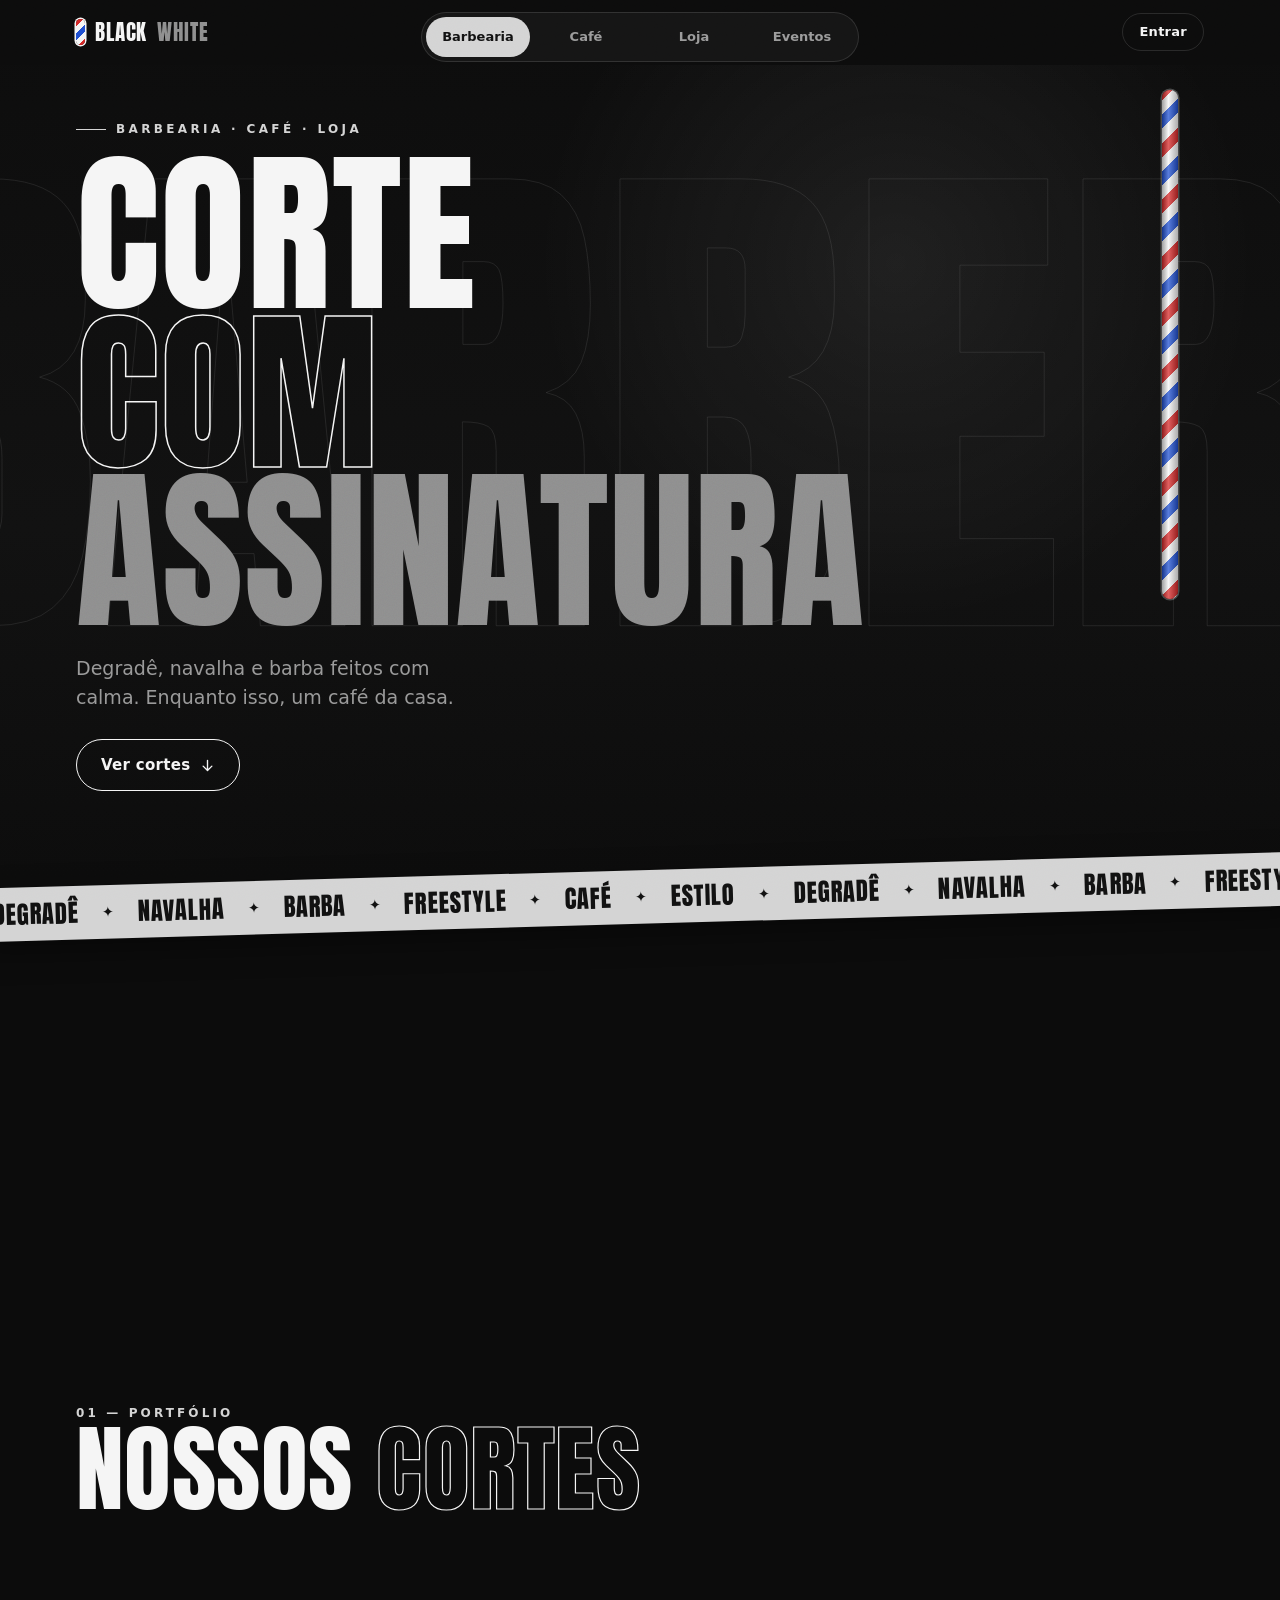
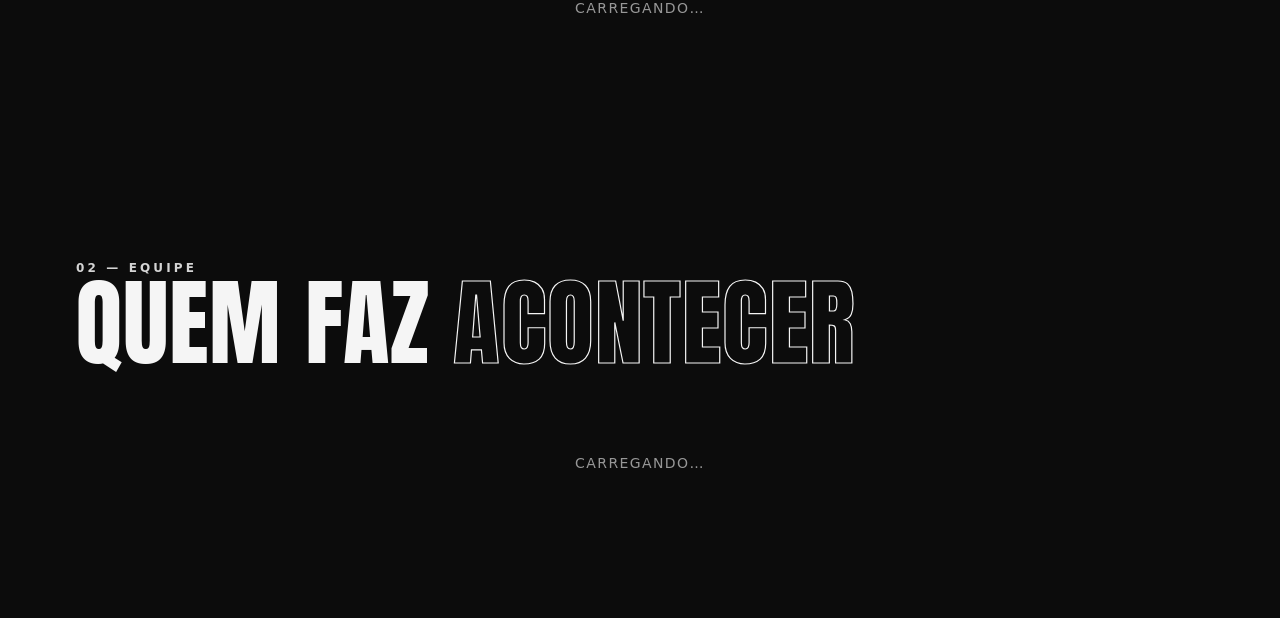
<file: index.html>
<!doctype html>
<html lang="pt-BR">
<head>
  <meta charset="utf-8">
  <meta name="viewport" content="width=device-width, initial-scale=1, viewport-fit=cover">
  <meta http-equiv="Content-Security-Policy" content="default-src 'self'; script-src 'self'; style-src 'self'; font-src 'self'; img-src 'self' data: blob: https://*.supabase.co; connect-src 'self' https://*.supabase.co wss://*.supabase.co; frame-src https://booksy.com https://*.booksy.com; object-src 'none'; base-uri 'self'; form-action 'self'">
  <meta name="referrer" content="strict-origin-when-cross-origin">
  <title>Black White · Barbearia</title>
  <meta name="description" content="Barbearia com café e loja no mesmo endereço. Veja os cortes, a equipe e agende pelo WhatsApp.">
  <meta name="theme-color" content="#0b0b0b">
  <link rel="icon" href="data:image/svg+xml,<svg xmlns='http://www.w3.org/2000/svg' viewBox='0 0 32 32'><defs><clipPath id='c'><rect x='11' y='3' width='10' height='26' rx='5'/></clipPath></defs><rect width='32' height='32' rx='8' fill='%230b0b0b'/><g clip-path='url(%23c)'><rect x='11' y='3' width='10' height='26' fill='%23fff'/><path d='M8 10l16-8v4L8 14zM8 22l16-8v4L8 26z' fill='%23d62828'/><path d='M8 16l16-8v3L8 19zM8 28l16-8v3L8 31z' fill='%231f4fd1'/></g></svg>">
  <link rel="preload" href="fonts/anton.woff2" as="font" type="font/woff2" crossorigin>
  <link rel="stylesheet" href="css/styles.css">
</head>
<body data-page="barbearia">

<svg class="sprite" aria-hidden="true">
  <symbol id="arrow" viewBox="0 0 24 24"><path d="M4 12h15M13 5l7 7-7 7" fill="none" stroke="currentColor" stroke-width="2.2" stroke-linecap="round" stroke-linejoin="round"/></symbol>
  <symbol id="up" viewBox="0 0 24 24"><path d="M12 20V5M5 11l7-7 7 7" fill="none" stroke="currentColor" stroke-width="2.2" stroke-linecap="round" stroke-linejoin="round"/></symbol>
  <symbol id="down" viewBox="0 0 24 24"><path d="M12 4v15M5 13l7 7 7-7" fill="none" stroke="currentColor" stroke-width="2.2" stroke-linecap="round" stroke-linejoin="round"/></symbol>
  <symbol id="ig" viewBox="0 0 24 24"><rect x="3" y="3" width="18" height="18" rx="5" fill="none" stroke="currentColor" stroke-width="2"/><circle cx="12" cy="12" r="4" fill="none" stroke="currentColor" stroke-width="2"/><circle cx="17.3" cy="6.7" r="1.1"/></symbol>
  <symbol id="wa" viewBox="0 0 24 24"><path d="M4 20l1.2-4A8.5 8.5 0 1 1 8.4 19z" fill="none" stroke="currentColor" stroke-width="2" stroke-linejoin="round"/><path d="M9 8.5c0 3.5 2.8 6.5 6.5 6.5l1-1.6-2-1-1 .9a4.6 4.6 0 0 1-2.4-2.4l.9-1-1-2z"/></symbol>
</svg>

<main>
  <section class="hero" id="topo">
    <p class="hero__word" aria-hidden="true">Barber</p>
    <div class="pole" aria-hidden="true"></div>
    <div class="wrap">
      <p class="hero__kick">Barbearia · Café · Loja</p>
      <h1 class="hero__title"><span><b>Corte</b></span><span><b class="o">com</b></span><span><b class="g">assinatura</b></span></h1>
      <p class="hero__lead">Degradê, navalha e barba feitos com calma. Enquanto isso, um café da casa.</p>
      <div class="hero__cta" id="cta"><a class="btn btn--line" href="#cortes-sec">Ver cortes <svg><use href="#down"/></svg></a></div>
      <div class="hero__info" id="info"></div>
    </div>
  </section>
  <div class="marquee" aria-hidden="true"><div class="marquee__t"><span>Degradê</span><span>Navalha</span><span>Barba</span><span>Freestyle</span><span>Café</span><span>Estilo</span><span>Degradê</span><span>Navalha</span><span>Barba</span><span>Freestyle</span><span>Café</span><span>Estilo</span></div></div>

  <section class="shots" aria-label="Galeria de cortes">
    <div class="shots__t"><img src="img/cortes/booksy-1.webp" alt="Corte feito na barbearia" width="480" height="480" loading="lazy" decoding="async"><img src="img/cortes/booksy-2.webp" alt="Corte feito na barbearia" width="480" height="480" loading="lazy" decoding="async"><img src="img/cortes/booksy-3.webp" alt="Corte feito na barbearia" width="480" height="480" loading="lazy" decoding="async"><img src="img/cortes/booksy-4.webp" alt="Corte feito na barbearia" width="480" height="480" loading="lazy" decoding="async"><img src="img/cortes/booksy-5.webp" alt="Corte feito na barbearia" width="480" height="480" loading="lazy" decoding="async"><img src="img/cortes/booksy-6.webp" alt="Corte feito na barbearia" width="480" height="480" loading="lazy" decoding="async"><img src="img/cortes/booksy-1.webp" alt="" aria-hidden="true" width="480" height="480" loading="lazy" decoding="async"><img src="img/cortes/booksy-2.webp" alt="" aria-hidden="true" width="480" height="480" loading="lazy" decoding="async"><img src="img/cortes/booksy-3.webp" alt="" aria-hidden="true" width="480" height="480" loading="lazy" decoding="async"><img src="img/cortes/booksy-4.webp" alt="" aria-hidden="true" width="480" height="480" loading="lazy" decoding="async"><img src="img/cortes/booksy-5.webp" alt="" aria-hidden="true" width="480" height="480" loading="lazy" decoding="async"><img src="img/cortes/booksy-6.webp" alt="" aria-hidden="true" width="480" height="480" loading="lazy" decoding="async"></div>
  </section>
  <section class="block" id="cortes-sec"><div class="wrap">
    <div class="sec-head"><div><small>01 — Portfólio</small><h2 class="big">Nossos <span class="o">cortes</span></h2></div></div>
    <div class="grid" id="cortes"><p class="empty">Carregando…</p></div>
  </div></section>
  <section class="block" id="equipe-sec"><div class="wrap">
    <div class="sec-head"><div><small>02 — Equipe</small><h2 class="big">Quem faz <span class="o">acontecer</span></h2></div></div>
    <div class="team" id="equipe"><p class="empty">Carregando…</p></div>
  </div></section>
</main>

<script src="js/config.js"></script>
<script src="js/vendor/supabase.js"></script>
<script src="js/demo.js"></script>
<script src="js/site.js"></script>
</body>
</html>
</file>
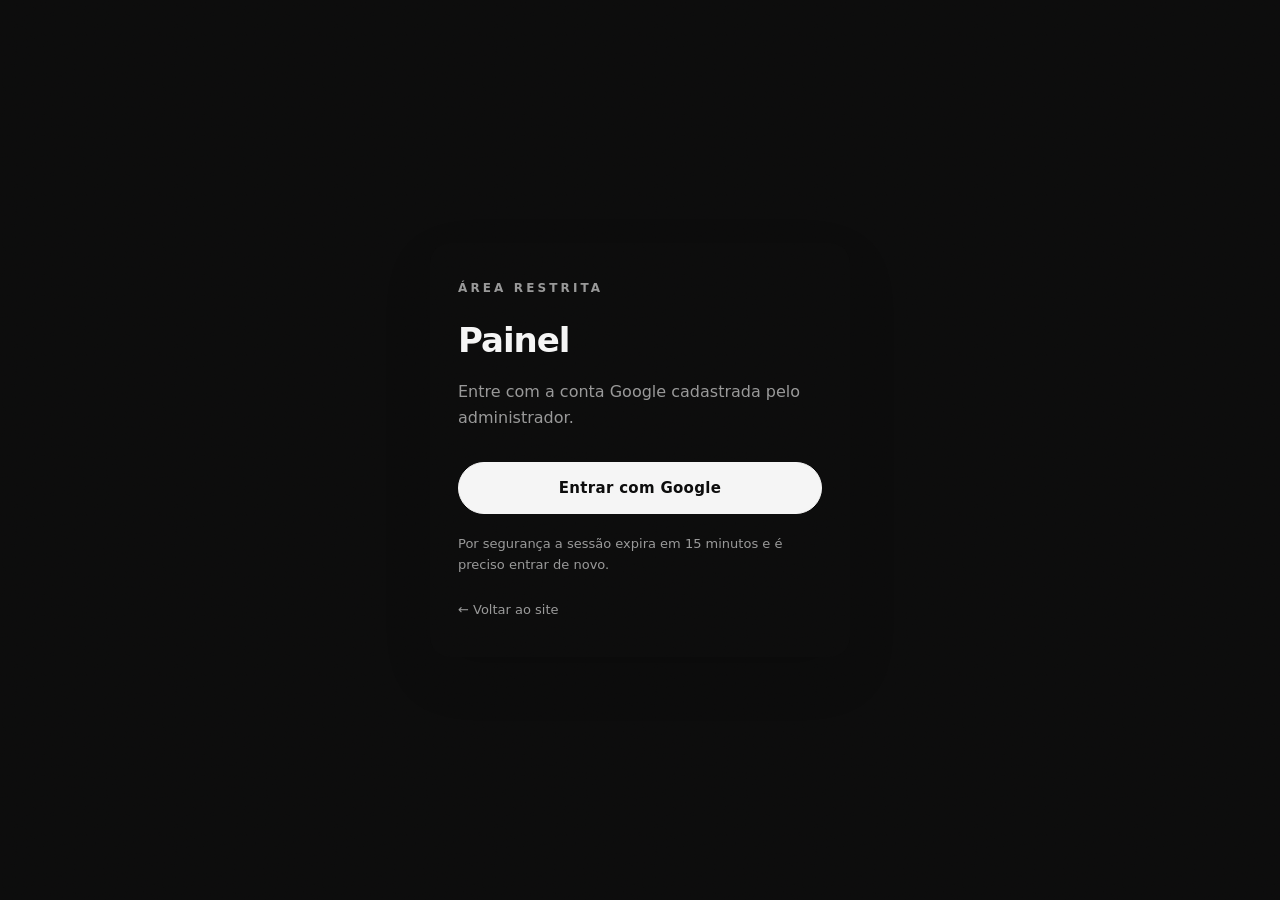
<file: admin.html>
<!doctype html>
<html lang="pt-BR">
<head>
  <meta charset="utf-8">
  <meta name="viewport" content="width=device-width, initial-scale=1, viewport-fit=cover">
  <meta http-equiv="Content-Security-Policy" content="default-src 'self'; script-src 'self'; style-src 'self'; font-src 'self'; img-src 'self' data: blob: https://*.supabase.co; connect-src 'self' https://*.supabase.co wss://*.supabase.co; object-src 'none'; base-uri 'self'; form-action 'self'">
  <meta name="referrer" content="no-referrer">
  <meta name="robots" content="noindex, nofollow">
  <title>Painel · Área restrita</title>
  <meta name="theme-color" content="#0b0b0b">
  <link rel="icon" href="data:image/svg+xml,<svg xmlns='http://www.w3.org/2000/svg' viewBox='0 0 32 32'><defs><clipPath id='c'><rect x='11' y='3' width='10' height='26' rx='5'/></clipPath></defs><rect width='32' height='32' rx='8' fill='%230b0b0b'/><g clip-path='url(%23c)'><rect x='11' y='3' width='10' height='26' fill='%23fff'/><path d='M8 10l16-8v4L8 14zM8 22l16-8v4L8 26z' fill='%23d62828'/><path d='M8 16l16-8v3L8 19zM8 28l16-8v3L8 31z' fill='%231f4fd1'/></g></svg>">
  <link rel="stylesheet" href="css/styles.css">
  <link rel="stylesheet" href="css/admin.css">
</head>
<body class="adm">

<!-- Tela de login -->
<section class="login" id="login">
  <div class="login__card">
    <p class="eyebrow">Área restrita</p>
    <h1 class="login__title">Painel</h1>
    <p class="text" id="login-msg">Entre com a conta Google cadastrada pelo administrador.</p>
    <button class="btn btn--light" id="btn-google" type="button">Entrar com Google</button>
    <p class="login__note">Por segurança a sessão expira em 15 minutos e é preciso entrar de novo.</p>
    <a class="login__back" href="./">← Voltar ao site</a>
  </div>
</section>

<!-- Painel -->
<div class="panel" id="panel" hidden>
  <header class="bar">
    <a href="./" class="brand" target="_blank" rel="noopener"><span>Painel</span></a>
    <div class="bar__right">
      <span class="bar__who" id="who"></span>
      <span class="bar__timer" id="timer" title="Tempo restante da sessão">15:00</span>
      <button class="btn btn--sm btn--outline" id="btn-sair" type="button">Sair</button>
    </div>
  </header>
  <nav class="tabs" id="tabs" aria-label="Seções do painel"></nav>
  <main class="wrap adm__main">
    <div class="adm__head">
      <h2 class="adm__title" id="tab-title"></h2>
      <div class="adm__actions">
        <label class="btn btn--outline btn--sm" id="btn-importar" title="Selecione várias fotos: cada uma vira um item oculto para você completar">
          Importar várias fotos<input type="file" id="multi" accept="image/jpeg,image/png,image/webp" multiple hidden>
        </label>
        <button class="btn btn--light btn--sm" id="btn-novo" type="button">+ Novo</button>
      </div>
    </div>
    <div class="rows" id="rows"></div>
  </main>
</div>

<!-- Formulário de edição -->
<dialog class="dlg" id="dlg">
  <form id="form" method="dialog" novalidate>
    <header class="dlg__head"><h3 id="form-title"></h3><button class="dlg__x" type="button" id="btn-fechar" aria-label="Fechar">×</button></header>
    <div class="dlg__body" id="fields"></div>
    <p class="dlg__err" id="form-err" role="alert"></p>
    <footer class="dlg__foot">
      <button class="btn btn--danger btn--sm" type="button" id="btn-excluir">Excluir</button>
      <button class="btn btn--light btn--sm" type="submit" id="btn-salvar">Salvar</button>
    </footer>
  </form>
</dialog>

<div class="toast" id="toast" role="status" aria-live="polite"></div>

<script src="js/config.js"></script>
<script src="js/vendor/supabase.js"></script>
<script src="js/admin.js"></script>
</body>
</html>
</file>
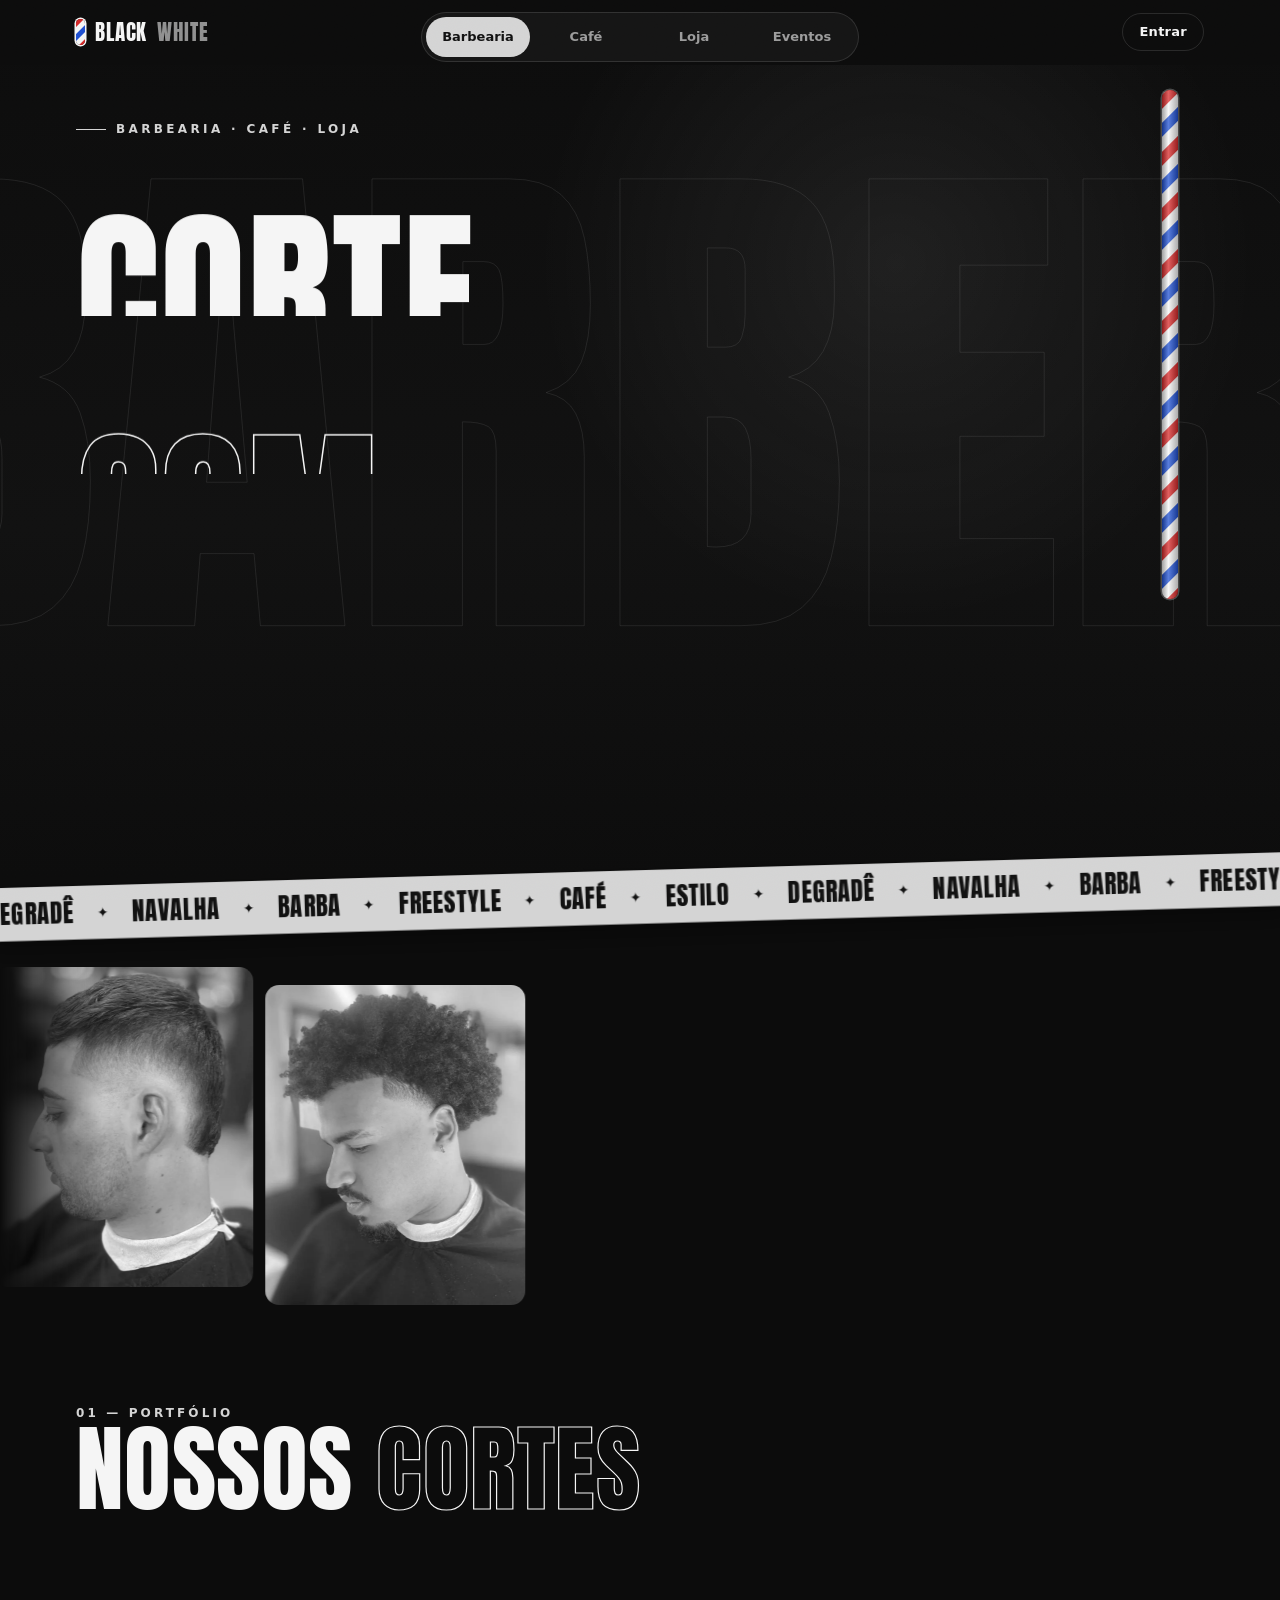
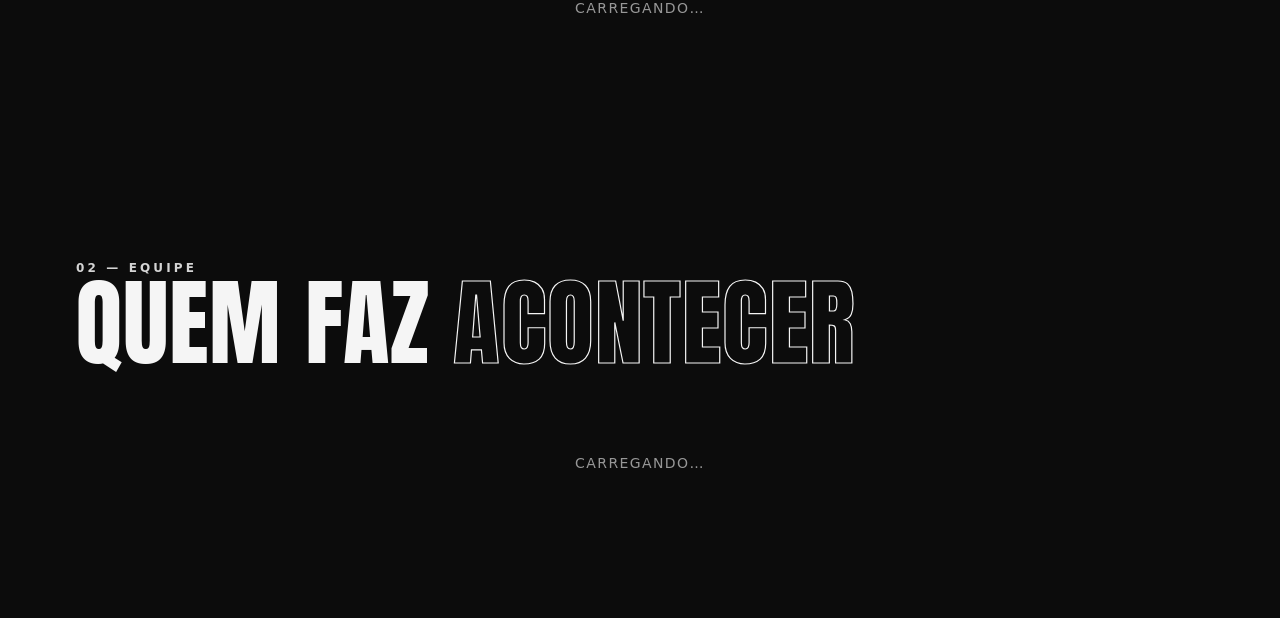
<file: barbearia.html>
<!doctype html>
<html lang="pt-BR"><head><meta charset="utf-8"><meta http-equiv="refresh" content="0; url=./"><link rel="canonical" href="./"><title>Barbearia</title></head>
<body><a href="./">Ir para a barbearia</a></body></html>
</file>
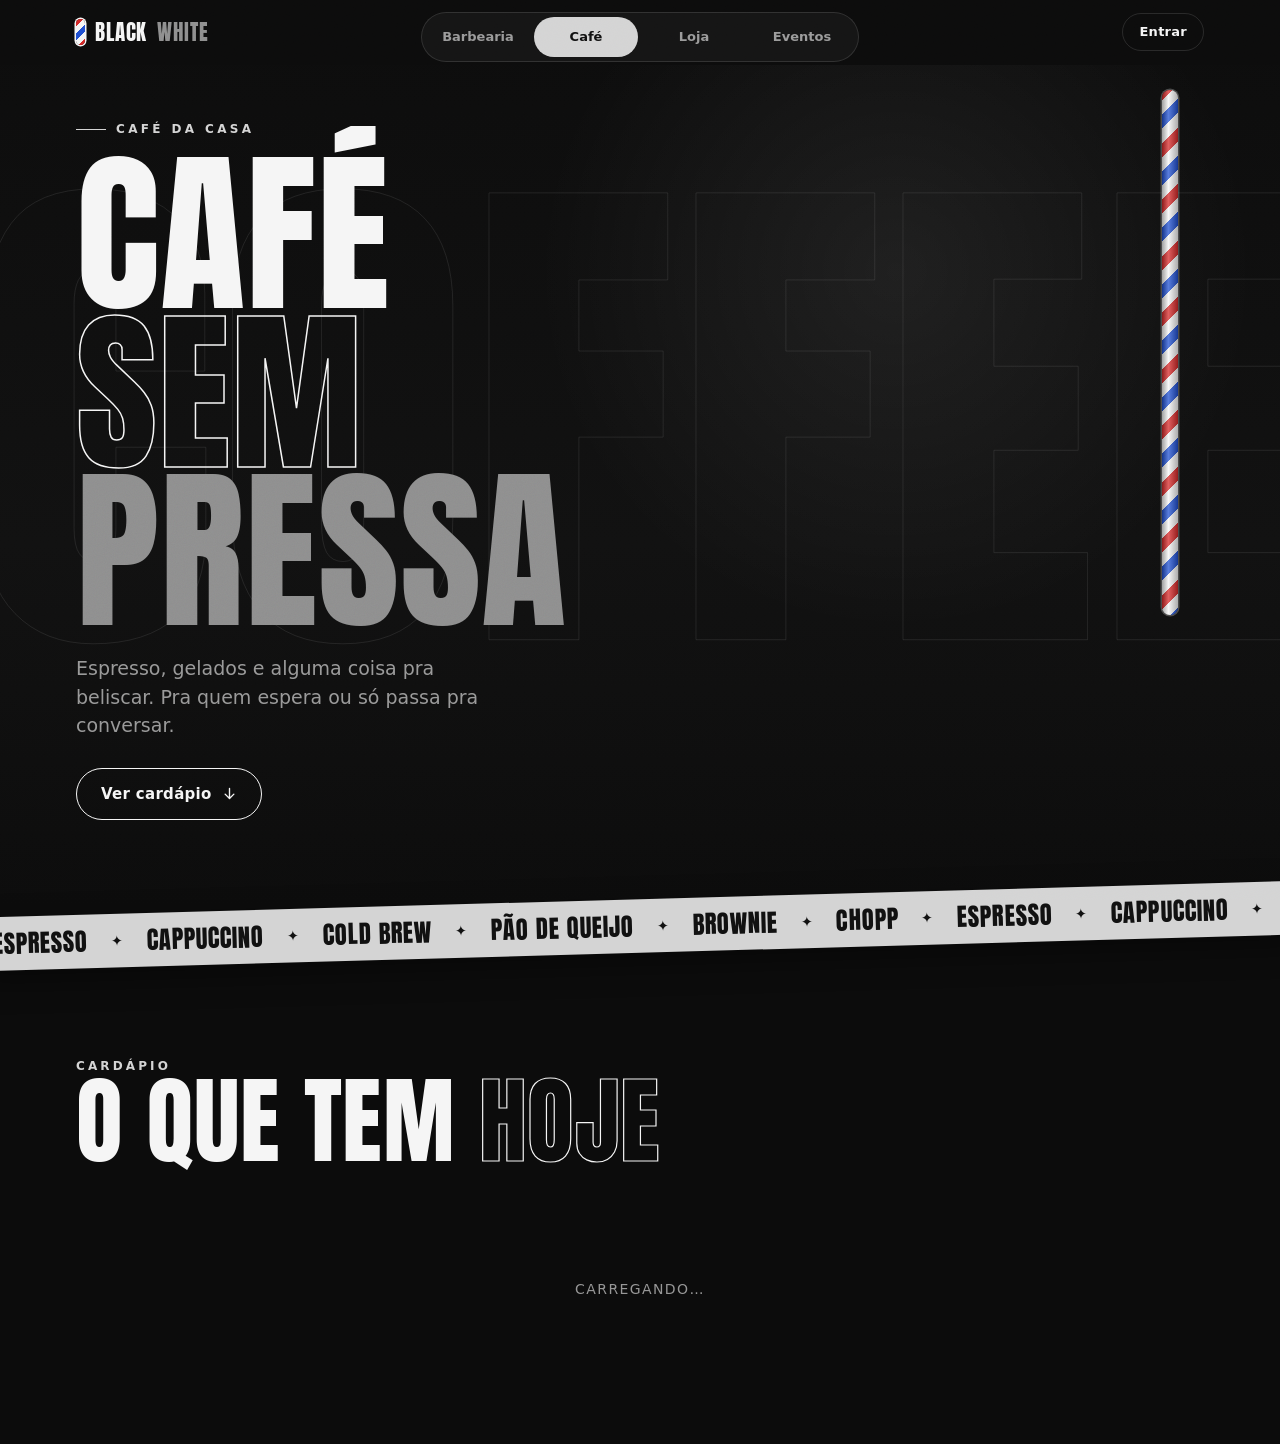
<file: cafe.html>
<!doctype html>
<html lang="pt-BR">
<head>
  <meta charset="utf-8">
  <meta name="viewport" content="width=device-width, initial-scale=1, viewport-fit=cover">
  <meta http-equiv="Content-Security-Policy" content="default-src 'self'; script-src 'self'; style-src 'self'; font-src 'self'; img-src 'self' data: blob: https://*.supabase.co; connect-src 'self' https://*.supabase.co wss://*.supabase.co; frame-src https://booksy.com https://*.booksy.com; object-src 'none'; base-uri 'self'; form-action 'self'">
  <meta name="referrer" content="strict-origin-when-cross-origin">
  <title>Black White · Café</title>
  <meta name="description" content="Cardápio do café: bebidas, salgados e doces.">
  <meta name="theme-color" content="#0b0b0b">
  <link rel="icon" href="data:image/svg+xml,<svg xmlns='http://www.w3.org/2000/svg' viewBox='0 0 32 32'><defs><clipPath id='c'><rect x='11' y='3' width='10' height='26' rx='5'/></clipPath></defs><rect width='32' height='32' rx='8' fill='%230b0b0b'/><g clip-path='url(%23c)'><rect x='11' y='3' width='10' height='26' fill='%23fff'/><path d='M8 10l16-8v4L8 14zM8 22l16-8v4L8 26z' fill='%23d62828'/><path d='M8 16l16-8v3L8 19zM8 28l16-8v3L8 31z' fill='%231f4fd1'/></g></svg>">
  <link rel="preload" href="fonts/anton.woff2" as="font" type="font/woff2" crossorigin>
  <link rel="stylesheet" href="css/styles.css">
</head>
<body data-page="cafe">

<svg class="sprite" aria-hidden="true">
  <symbol id="arrow" viewBox="0 0 24 24"><path d="M4 12h15M13 5l7 7-7 7" fill="none" stroke="currentColor" stroke-width="2.2" stroke-linecap="round" stroke-linejoin="round"/></symbol>
  <symbol id="up" viewBox="0 0 24 24"><path d="M12 20V5M5 11l7-7 7 7" fill="none" stroke="currentColor" stroke-width="2.2" stroke-linecap="round" stroke-linejoin="round"/></symbol>
  <symbol id="down" viewBox="0 0 24 24"><path d="M12 4v15M5 13l7 7 7-7" fill="none" stroke="currentColor" stroke-width="2.2" stroke-linecap="round" stroke-linejoin="round"/></symbol>
  <symbol id="ig" viewBox="0 0 24 24"><rect x="3" y="3" width="18" height="18" rx="5" fill="none" stroke="currentColor" stroke-width="2"/><circle cx="12" cy="12" r="4" fill="none" stroke="currentColor" stroke-width="2"/><circle cx="17.3" cy="6.7" r="1.1"/></symbol>
  <symbol id="wa" viewBox="0 0 24 24"><path d="M4 20l1.2-4A8.5 8.5 0 1 1 8.4 19z" fill="none" stroke="currentColor" stroke-width="2" stroke-linejoin="round"/><path d="M9 8.5c0 3.5 2.8 6.5 6.5 6.5l1-1.6-2-1-1 .9a4.6 4.6 0 0 1-2.4-2.4l.9-1-1-2z"/></symbol>
</svg>

<main>
  <section class="hero" id="topo">
    <p class="hero__word" aria-hidden="true">Coffee</p>
    <div class="pole" aria-hidden="true"></div>
    <div class="wrap">
      <p class="hero__kick">Café da casa</p>
      <h1 class="hero__title"><span><b>Café</b></span><span><b class="o">sem</b></span><span><b class="g">pressa</b></span></h1>
      <p class="hero__lead">Espresso, gelados e alguma coisa pra beliscar. Pra quem espera ou só passa pra conversar.</p>
      <div class="hero__cta" id="cta"><a class="btn btn--line" href="#menu-sec">Ver cardápio <svg><use href="#down"/></svg></a></div>
      <div class="hero__info" id="info"></div>
    </div>
  </section>
  <div class="marquee" aria-hidden="true"><div class="marquee__t"><span>Espresso</span><span>Cappuccino</span><span>Cold brew</span><span>Pão de queijo</span><span>Brownie</span><span>Chopp</span><span>Espresso</span><span>Cappuccino</span><span>Cold brew</span><span>Pão de queijo</span><span>Brownie</span><span>Chopp</span></div></div>

  <section class="block" id="menu-sec"><div class="wrap">
    <div class="sec-head"><div><small>Cardápio</small><h2 class="big">O que tem <span class="o">hoje</span></h2></div></div>
    <div class="chips" id="cats" role="toolbar" aria-label="Categorias"></div>
    <div class="menu-cols" id="cardapio"><p class="empty">Carregando…</p></div>
  </div></section>
</main>

<script src="js/config.js"></script>
<script src="js/vendor/supabase.js"></script>
<script src="js/demo.js"></script>
<script src="js/site.js"></script>
</body>
</html>
</file>
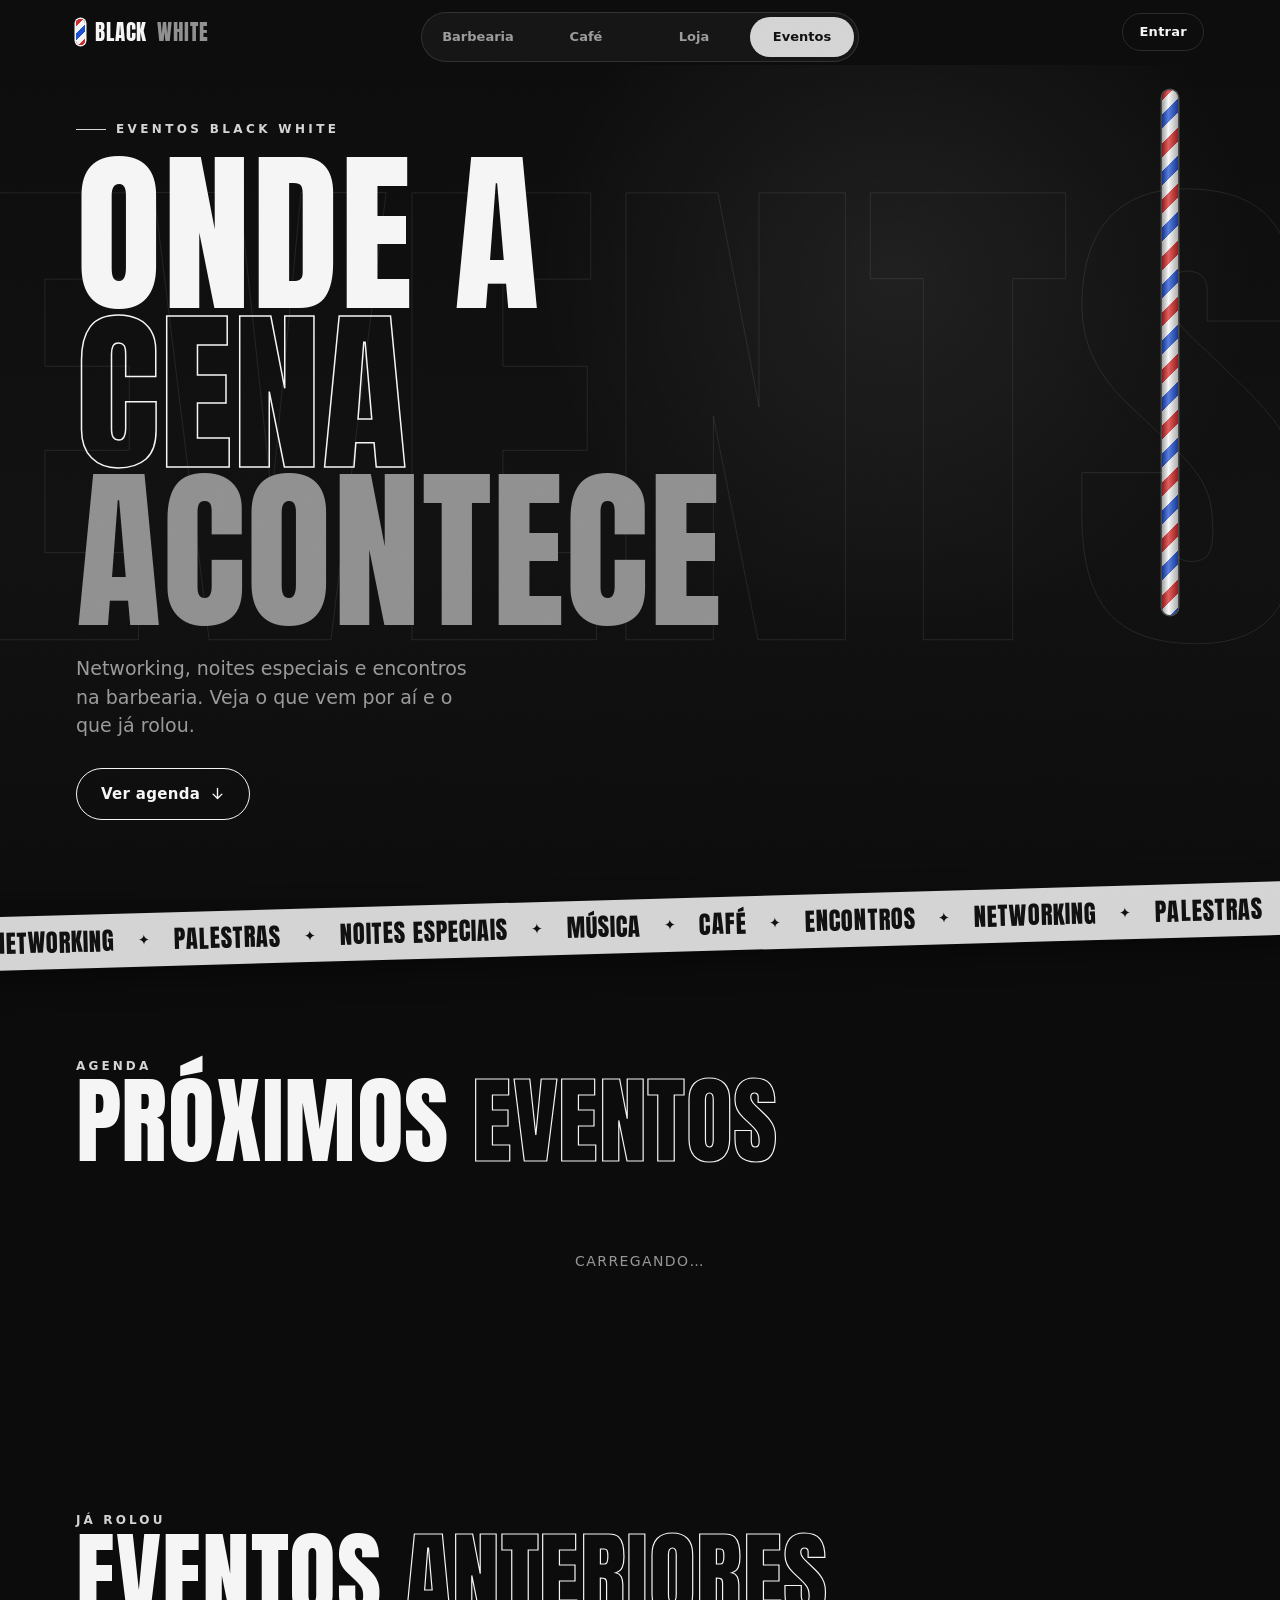
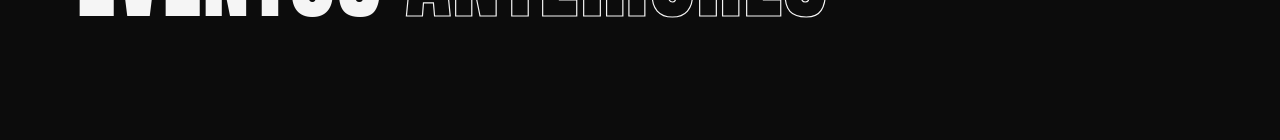
<file: eventos.html>
<!doctype html>
<html lang="pt-BR">
<head>
  <meta charset="utf-8">
  <meta name="viewport" content="width=device-width, initial-scale=1, viewport-fit=cover">
  <meta http-equiv="Content-Security-Policy" content="default-src 'self'; script-src 'self'; style-src 'self'; font-src 'self'; img-src 'self' data: blob: https://*.supabase.co; connect-src 'self' https://*.supabase.co wss://*.supabase.co; frame-src https://booksy.com https://*.booksy.com; object-src 'none'; base-uri 'self'; form-action 'self'">
  <meta name="referrer" content="strict-origin-when-cross-origin">
  <title>Black White · Eventos</title>
  <meta name="description" content="Eventos da Black White: networking, noites especiais e encontros na barbearia.">
  <meta name="theme-color" content="#0b0b0b">
  <link rel="icon" href="data:image/svg+xml,<svg xmlns='http://www.w3.org/2000/svg' viewBox='0 0 32 32'><defs><clipPath id='c'><rect x='11' y='3' width='10' height='26' rx='5'/></clipPath></defs><rect width='32' height='32' rx='8' fill='%230b0b0b'/><g clip-path='url(%23c)'><rect x='11' y='3' width='10' height='26' fill='%23fff'/><path d='M8 10l16-8v4L8 14zM8 22l16-8v4L8 26z' fill='%23d62828'/><path d='M8 16l16-8v3L8 19zM8 28l16-8v3L8 31z' fill='%231f4fd1'/></g></svg>">
  <link rel="preload" href="fonts/anton.woff2" as="font" type="font/woff2" crossorigin>
  <link rel="stylesheet" href="css/styles.css">
</head>
<body data-page="eventos">

<svg class="sprite" aria-hidden="true">
  <symbol id="arrow" viewBox="0 0 24 24"><path d="M4 12h15M13 5l7 7-7 7" fill="none" stroke="currentColor" stroke-width="2.2" stroke-linecap="round" stroke-linejoin="round"/></symbol>
  <symbol id="up" viewBox="0 0 24 24"><path d="M12 20V5M5 11l7-7 7 7" fill="none" stroke="currentColor" stroke-width="2.2" stroke-linecap="round" stroke-linejoin="round"/></symbol>
  <symbol id="down" viewBox="0 0 24 24"><path d="M12 4v15M5 13l7 7 7-7" fill="none" stroke="currentColor" stroke-width="2.2" stroke-linecap="round" stroke-linejoin="round"/></symbol>
  <symbol id="ig" viewBox="0 0 24 24"><rect x="3" y="3" width="18" height="18" rx="5" fill="none" stroke="currentColor" stroke-width="2"/><circle cx="12" cy="12" r="4" fill="none" stroke="currentColor" stroke-width="2"/><circle cx="17.3" cy="6.7" r="1.1"/></symbol>
  <symbol id="wa" viewBox="0 0 24 24"><path d="M4 20l1.2-4A8.5 8.5 0 1 1 8.4 19z" fill="none" stroke="currentColor" stroke-width="2" stroke-linejoin="round"/><path d="M9 8.5c0 3.5 2.8 6.5 6.5 6.5l1-1.6-2-1-1 .9a4.6 4.6 0 0 1-2.4-2.4l.9-1-1-2z"/></symbol>
</svg>

<main>
  <section class="hero" id="topo">
    <p class="hero__word" aria-hidden="true">Events</p>
    <div class="pole" aria-hidden="true"></div>
    <div class="wrap">
      <p class="hero__kick">Eventos Black White</p>
      <h1 class="hero__title"><span><b>Onde a</b></span><span><b class="o">cena</b></span><span><b class="g">acontece</b></span></h1>
      <p class="hero__lead">Networking, noites especiais e encontros na barbearia. Veja o que vem por aí e o que já rolou.</p>
      <div class="hero__cta" id="cta"><a class="btn btn--line" href="#agenda-sec">Ver agenda <svg><use href="#down"/></svg></a></div>
      <div class="hero__info" id="info"></div>
    </div>
  </section>
  <div class="marquee" aria-hidden="true"><div class="marquee__t"><span>Networking</span><span>Palestras</span><span>Noites especiais</span><span>Música</span><span>Café</span><span>Encontros</span><span>Networking</span><span>Palestras</span><span>Noites especiais</span><span>Música</span><span>Café</span><span>Encontros</span></div></div>

  <section class="block" id="agenda-sec"><div class="wrap">
    <div id="proximo"></div>
    <div class="sec-head"><div><small>Agenda</small><h2 class="big">Próximos <span class="o">eventos</span></h2></div></div>
    <div class="grid" id="agenda"><p class="empty">Carregando…</p></div>
  </div></section>
  <section class="block"><div class="wrap">
    <div class="sec-head"><div><small>Já rolou</small><h2 class="big">Eventos <span class="o">anteriores</span></h2></div></div>
    <div class="grid" id="passados"></div>
  </div></section>
</main>

<script src="js/config.js"></script>
<script src="js/vendor/supabase.js"></script>
<script src="js/demo.js"></script>
<script src="js/site.js"></script>
</body>
</html>
</file>
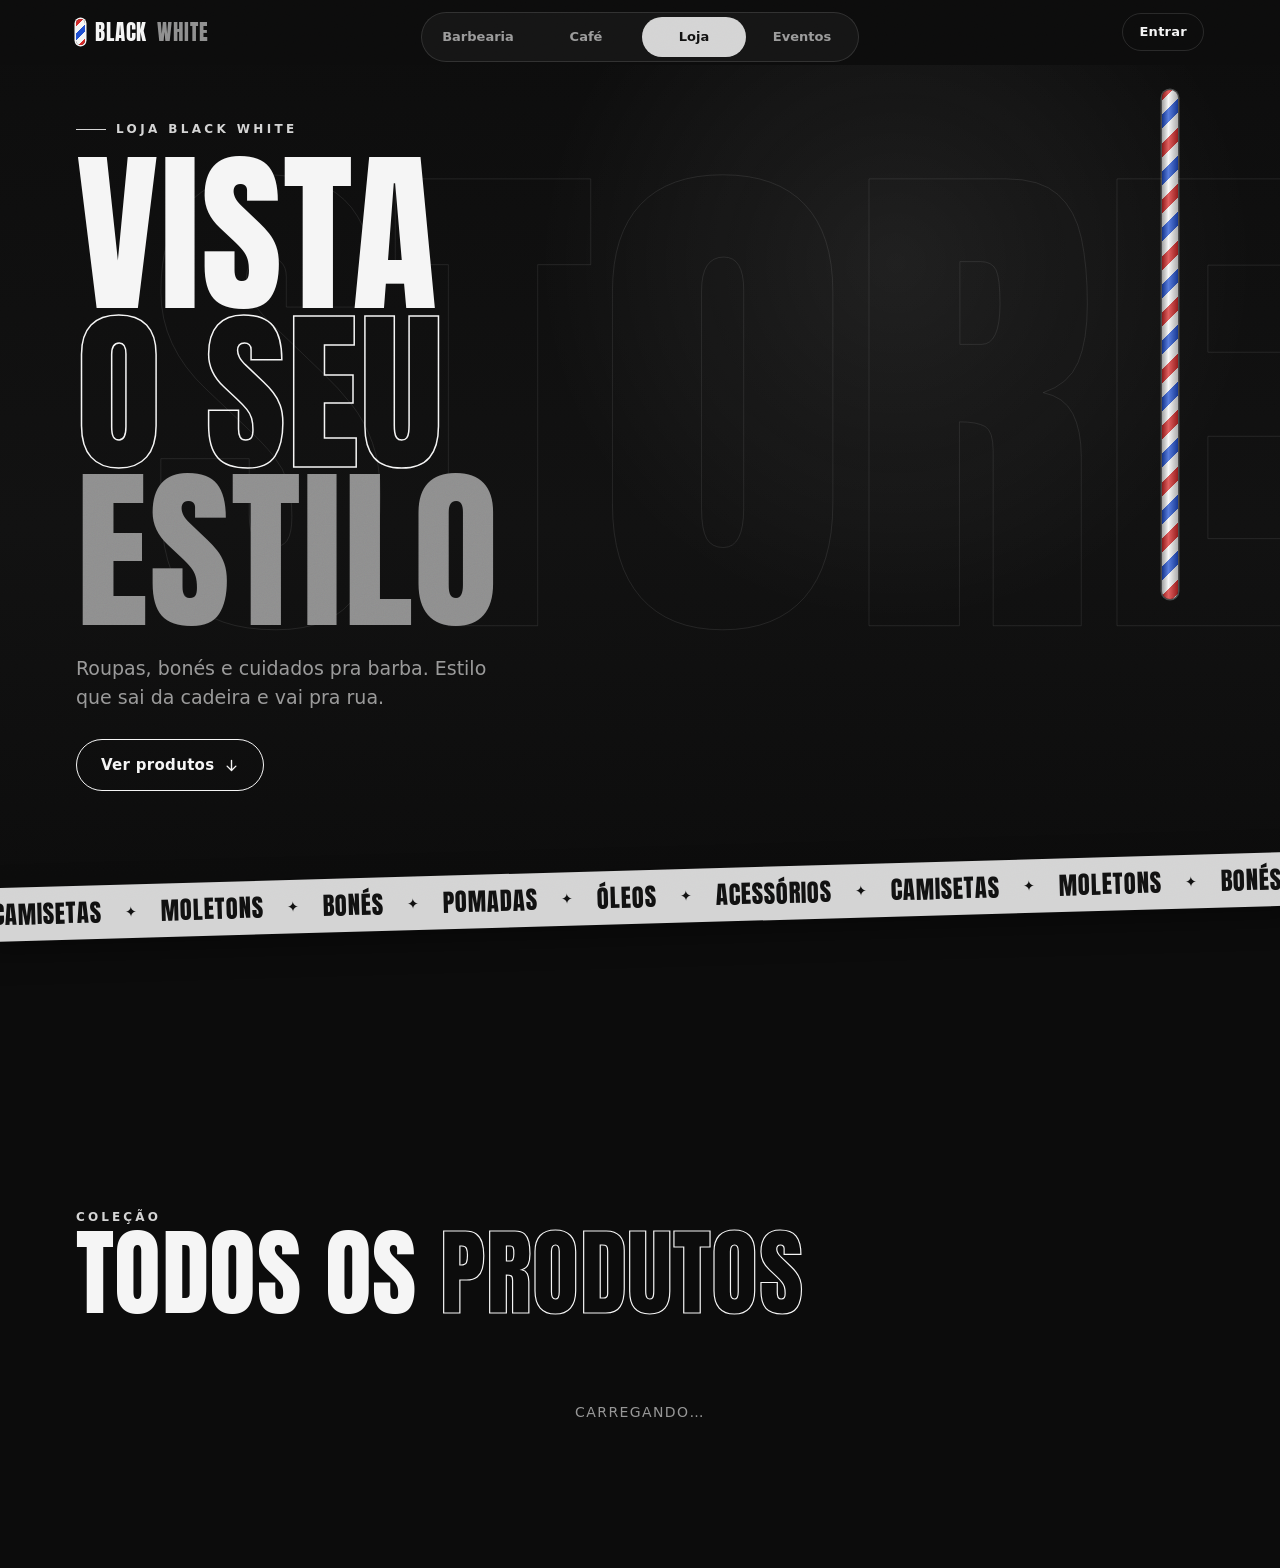
<file: loja.html>
<!doctype html>
<html lang="pt-BR">
<head>
  <meta charset="utf-8">
  <meta name="viewport" content="width=device-width, initial-scale=1, viewport-fit=cover">
  <meta http-equiv="Content-Security-Policy" content="default-src 'self'; script-src 'self'; style-src 'self'; font-src 'self'; img-src 'self' data: blob: https://*.supabase.co; connect-src 'self' https://*.supabase.co wss://*.supabase.co; frame-src https://booksy.com https://*.booksy.com; object-src 'none'; base-uri 'self'; form-action 'self'">
  <meta name="referrer" content="strict-origin-when-cross-origin">
  <title>Black White · Loja</title>
  <meta name="description" content="Roupas, acessórios e produtos de cuidado. Promoções da semana.">
  <meta name="theme-color" content="#0b0b0b">
  <link rel="icon" href="data:image/svg+xml,<svg xmlns='http://www.w3.org/2000/svg' viewBox='0 0 32 32'><defs><clipPath id='c'><rect x='11' y='3' width='10' height='26' rx='5'/></clipPath></defs><rect width='32' height='32' rx='8' fill='%230b0b0b'/><g clip-path='url(%23c)'><rect x='11' y='3' width='10' height='26' fill='%23fff'/><path d='M8 10l16-8v4L8 14zM8 22l16-8v4L8 26z' fill='%23d62828'/><path d='M8 16l16-8v3L8 19zM8 28l16-8v3L8 31z' fill='%231f4fd1'/></g></svg>">
  <link rel="preload" href="fonts/anton.woff2" as="font" type="font/woff2" crossorigin>
  <link rel="stylesheet" href="css/styles.css">
</head>
<body data-page="loja">

<svg class="sprite" aria-hidden="true">
  <symbol id="arrow" viewBox="0 0 24 24"><path d="M4 12h15M13 5l7 7-7 7" fill="none" stroke="currentColor" stroke-width="2.2" stroke-linecap="round" stroke-linejoin="round"/></symbol>
  <symbol id="up" viewBox="0 0 24 24"><path d="M12 20V5M5 11l7-7 7 7" fill="none" stroke="currentColor" stroke-width="2.2" stroke-linecap="round" stroke-linejoin="round"/></symbol>
  <symbol id="down" viewBox="0 0 24 24"><path d="M12 4v15M5 13l7 7 7-7" fill="none" stroke="currentColor" stroke-width="2.2" stroke-linecap="round" stroke-linejoin="round"/></symbol>
  <symbol id="ig" viewBox="0 0 24 24"><rect x="3" y="3" width="18" height="18" rx="5" fill="none" stroke="currentColor" stroke-width="2"/><circle cx="12" cy="12" r="4" fill="none" stroke="currentColor" stroke-width="2"/><circle cx="17.3" cy="6.7" r="1.1"/></symbol>
  <symbol id="wa" viewBox="0 0 24 24"><path d="M4 20l1.2-4A8.5 8.5 0 1 1 8.4 19z" fill="none" stroke="currentColor" stroke-width="2" stroke-linejoin="round"/><path d="M9 8.5c0 3.5 2.8 6.5 6.5 6.5l1-1.6-2-1-1 .9a4.6 4.6 0 0 1-2.4-2.4l.9-1-1-2z"/></symbol>
</svg>

<main>
  <section class="hero" id="topo">
    <p class="hero__word" aria-hidden="true">Store</p>
    <div class="pole" aria-hidden="true"></div>
    <div class="wrap">
      <p class="hero__kick">Loja Black White</p>
      <h1 class="hero__title"><span><b>Vista</b></span><span><b class="o">o seu</b></span><span><b class="g">estilo</b></span></h1>
      <p class="hero__lead">Roupas, bonés e cuidados pra barba. Estilo que sai da cadeira e vai pra rua.</p>
      <div class="hero__cta" id="cta"><a class="btn btn--line" href="#loja-sec">Ver produtos <svg><use href="#down"/></svg></a></div>
      <div class="hero__info" id="info"></div>
    </div>
  </section>
  <div class="marquee" aria-hidden="true"><div class="marquee__t"><span>Camisetas</span><span>Moletons</span><span>Bonés</span><span>Pomadas</span><span>Óleos</span><span>Acessórios</span><span>Camisetas</span><span>Moletons</span><span>Bonés</span><span>Pomadas</span><span>Óleos</span><span>Acessórios</span></div></div>

  <section class="block" id="loja-sec"><div class="wrap">
    <div id="destaque"></div>
    <div id="ofertas" hidden><div class="sec-head"><div><small>Ofertas</small><h2 class="big">Preço <span class="o">especial</span></h2></div></div><div class="grid" id="ofertas-grid"></div></div>
  </div></section>
  <section class="block"><div class="wrap">
    <div class="sec-head"><div><small>Coleção</small><h2 class="big">Todos os <span class="o">produtos</span></h2></div></div>
    <div class="grid" id="produtos"><p class="empty">Carregando…</p></div>
  </div></section>
</main>

<script src="js/config.js"></script>
<script src="js/vendor/supabase.js"></script>
<script src="js/demo.js"></script>
<script src="js/site.js"></script>
</body>
</html>
</file>
<file: css/styles.css>
/* =====================================================================
   BLACK WHITE · identidade "barber club"
   - Preto profundo, creme e um acento latão; poste de barbeiro animado
   - 1 fonte de título própria (Anton, 18 KB) + fonte do sistema no texto
   - Efeitos só com CSS (transform/opacity), leves no celular
   ===================================================================== */
@font-face { font-family: "Anton"; src: url("../fonts/anton.woff2") format("woff2"); font-weight: 400; font-style: normal; font-display: swap; }

:root {
  --bg: #0c0c0c;
  --bg2: #141414;
  --bg3: #1d1d1d;
  --fg: #f5f5f5;
  --muted: rgba(245,245,245,.6);
  --line: rgba(245,245,245,.12);
  --brass: #d4d4d4;   /* prata: acento monocromático */
  --pole-r: #d62828; --pole-b: #1f4fd1; --pole-w: #f5f5f5;
  --brass2: #ffffff;
  --sale: #e5483b;
  --radius: 16px;
  --title: "Anton", "Impact", "Arial Narrow Bold", sans-serif-condensed, sans-serif;
  --font: system-ui, -apple-system, "Segoe UI", Roboto, "Helvetica Neue", Arial, sans-serif;
  --ease: cubic-bezier(.2,.75,.1,1);
  --g: 20px;

  /* tokens do painel */
  --k: #0c0c0c; --k2: #161616; --k3: #222; --w: #f5f5f5; --pure: #fff;
  --mute-d: rgba(245,245,245,.6); --line-d: rgba(245,245,245,.14); --bad: #ff7a6b;
  --display: var(--font); --body: var(--font); --script: var(--font);
}

*, *::before, *::after { box-sizing: border-box; }
html { -webkit-text-size-adjust: 100%; scroll-behavior: smooth; }
body { margin: 0; background: var(--bg); color: var(--fg); font: 400 16px/1.6 var(--font); -webkit-font-smoothing: antialiased; overflow-x: hidden; padding-bottom: calc(84px + env(safe-area-inset-bottom)); }
/* granulado de filme, leve (SVG embutido) */
body::after { content: ""; position: fixed; inset: 0; z-index: 90; pointer-events: none; opacity: .07; mix-blend-mode: overlay;
  background-image: url("data:image/svg+xml,%3Csvg xmlns='http://www.w3.org/2000/svg' width='160' height='160'%3E%3Cfilter id='n'%3E%3CfeTurbulence type='fractalNoise' baseFrequency='.9' numOctaves='2' stitchTiles='stitch'/%3E%3C/filter%3E%3Crect width='100%25' height='100%25' filter='url(%23n)'/%3E%3C/svg%3E"); }
main { overflow-x: clip; }
img { max-width: 100%; display: block; }
a { color: inherit; }
button, input, select, textarea { font: inherit; color: inherit; }
svg { width: 1em; height: 1em; fill: currentColor; flex: none; }
[hidden] { display: none !important; }
::selection { background: var(--brass); color: #000; }
.sprite { position: absolute; width: 0; height: 0; overflow: hidden; }
.sr { position: absolute; width: 1px; height: 1px; overflow: hidden; clip: rect(0 0 0 0); white-space: nowrap; }
.wrap { width: 100%; max-width: 1200px; margin: 0 auto; padding: 0 var(--g); }
:focus-visible { outline: 2px solid var(--brass); outline-offset: 3px; }

/* ---------- marca ---------- */
.brand { display: inline-flex; align-items: center; gap: 10px; font: 400 21px/1 var(--title); letter-spacing: .04em; text-transform: uppercase; text-decoration: none; white-space: nowrap; }
.brand i { width: 9px; height: 26px; border-radius: 5px; background: repeating-linear-gradient(135deg, var(--pole-r) 0 5px, var(--pole-w) 5px 10px, var(--pole-b) 10px 15px, var(--pole-w) 15px 20px); background-size: 100% 56px; box-shadow: 0 0 0 1.5px var(--fg); animation: pole 1.6s linear infinite; }
.brand b { font-weight: 400; color: #8f8f8f; }

/* ---------- botões ---------- */
.btn {
  position: relative; display: inline-flex; align-items: center; justify-content: center; gap: 10px;
  min-height: 52px; padding: 0 24px; border: 1.5px solid var(--fg); border-radius: 999px; overflow: hidden; isolation: isolate;
  font-size: 15px; font-weight: 700; letter-spacing: .02em; text-decoration: none; cursor: pointer;
  transition: color .35s var(--ease), border-color .35s, transform .2s; -webkit-tap-highlight-color: transparent;
}
.btn::before { content: ""; position: absolute; inset: 0; z-index: -1; background: var(--fg); transform: translateY(101%); transition: transform .4s var(--ease); }
.btn:hover::before { transform: none; }
.btn:hover { color: var(--bg); }
.btn:active { transform: scale(.97); }
.btn svg { transition: transform .35s var(--ease); }
.btn:hover svg { transform: translateX(3px); }
.btn--brass { background: var(--brass); border-color: var(--brass); color: #111; }
.btn--brass::before { background: var(--fg); }
.btn--line { background: transparent; color: var(--fg); }
.btn--dark, .btn--light { background: var(--fg); color: var(--bg); border-color: var(--fg); }
.btn--dark::before, .btn--light::before { background: var(--brass); }
.btn--outline { background: transparent; color: currentColor; border-color: currentColor; }
.btn--sm { min-height: 38px; padding: 0 16px; font-size: 13px; }
.btn--danger { border-color: var(--bad); color: var(--bad); background: transparent; }
.btn--danger::before { background: var(--bad); }
.btn:disabled { opacity: .45; cursor: not-allowed; }

/* ---------- topo ---------- */
.nav { position: fixed; top: 0; left: 0; right: 0; z-index: 80; padding-top: env(safe-area-inset-top); background: var(--bg); border-bottom: 1px solid transparent; transition: border-color .3s, box-shadow .3s; }
.nav.solid { border-color: var(--line); box-shadow: 0 8px 24px rgba(0,0,0,.45); }
.nav__in { display: flex; align-items: center; justify-content: space-between; gap: 16px; height: 64px; }
.nav__login { min-height: 38px; padding: 0 16px; font-size: 13px; border-color: var(--line); }

/* abas: barra flutuante embaixo no celular, no topo no desktop */
.tabbar { position: fixed; left: 50%; bottom: calc(14px + env(safe-area-inset-bottom)); z-index: 60; transform: translateX(-50%);
  display: flex; gap: 4px; padding: 5px; border-radius: 999px; background: rgba(24,24,24,.86); -webkit-backdrop-filter: blur(14px); backdrop-filter: blur(14px);
  border: 1px solid var(--line); box-shadow: 0 12px 40px rgba(0,0,0,.5); }
.tabbar a { position: relative; display: grid; place-items: center; min-width: 96px; height: 46px; padding: 0 16px; border-radius: 999px; font-size: 14px; font-weight: 700; text-decoration: none; color: var(--muted); transition: color .3s; }
.tabbar a[aria-current="page"] { color: #111; background: var(--brass); }
.tabbar a:not([aria-current]):hover { color: var(--fg); }

/* ---------- hero ---------- */
.hero { position: relative; min-height: 92svh; display: grid; align-items: end; padding: calc(110px + env(safe-area-inset-top)) 0 56px; overflow: hidden; isolation: isolate; --mx: 70%; --my: 30%; }
.hero::before { content: ""; position: absolute; inset: 0; z-index: -2; background: radial-gradient(600px circle at var(--mx) var(--my), rgba(255,255,255,.07), transparent 60%), linear-gradient(180deg, #0c0c0c 0%, #111 60%, #0c0c0c 100%); }
.hero__word { position: absolute; z-index: -1; right: -.06em; top: 50%; transform: translateY(-58%); margin: 0; font: 400 clamp(180px, 52vw, 520px)/.8 var(--title); text-transform: uppercase; color: transparent; -webkit-text-stroke: 1px rgba(245,245,245,.09); white-space: nowrap; pointer-events: none; animation: drift 18s ease-in-out infinite alternate; }
@keyframes drift { to { transform: translate(-6%, -58%); } }
.pole { position: absolute; z-index: -1; top: 72px; right: 14px; width: 10px; height: 34%; border-radius: 10px; overflow: hidden; box-shadow: 0 0 0 1.5px rgba(245,245,245,.25); }
.pole::before { content: ""; position: absolute; inset: -60px 0 0; background: repeating-linear-gradient(135deg, var(--pole-r) 0 10px, var(--pole-w) 10px 20px, var(--pole-b) 20px 30px, var(--pole-w) 30px 40px); background-size: 100% 113px; animation: pole 1.8s linear infinite; }
.pole::after { content: ""; position: absolute; inset: 0; background: linear-gradient(90deg, rgba(0,0,0,.35), rgba(255,255,255,.25) 40%, rgba(0,0,0,.3)); }
@keyframes pole { to { background-position: 0 113px; } }
.brand i { animation-name: pole-sm; } @keyframes pole-sm { to { background-position: 0 56px; } }

.hero__kick { display: flex; align-items: center; gap: 10px; margin: 0 0 18px; font-size: 12px; font-weight: 700; letter-spacing: .28em; text-transform: uppercase; color: var(--brass); }
.hero__kick::before { content: ""; width: 30px; height: 1.5px; background: currentColor; }
.hero__title { margin: 0; font: 400 clamp(60px, 17.5vw, 176px)/.88 var(--title); text-transform: uppercase; letter-spacing: .005em; }
.hero__title span { display: block; overflow: hidden; padding: .18em 0 .02em; margin-top: -.18em; }
.hero__title b { display: inline-block; font-weight: 400; animation: up 1s var(--ease) both; }
.hero__title span:nth-child(2) b { animation-delay: .1s; }
.hero__title span:nth-child(3) b { animation-delay: .2s; }
.hero__title .o { color: transparent; -webkit-text-stroke: 1.5px var(--fg); }
.hero__title .g { color: #8f8f8f; }
@keyframes up { from { transform: translateY(105%); } }
.hero__lead { margin: 22px 0 0; max-width: 34ch; font-size: clamp(16px, 4.2vw, 19px); line-height: 1.5; color: var(--muted); animation: fade .9s .45s var(--ease) both; }
.hero__cta { display: flex; flex-wrap: wrap; gap: 10px; margin-top: 28px; animation: fade .9s .6s var(--ease) both; }
@keyframes fade { from { opacity: 0; transform: translateY(14px); } }
.hero__info { display: flex; gap: 22px; flex-wrap: wrap; margin-top: 30px; font-size: 13px; color: var(--muted); animation: fade .9s .75s var(--ease) both; }
.hero__info b { display: block; font: 400 22px/1.1 var(--title); color: var(--fg); letter-spacing: .02em; }

/* ---------- faixa rolante ---------- */
.marquee { overflow: hidden; background: var(--brass); color: #111; transform: rotate(-1.6deg) scale(1.03); margin: -6px 0 10px; box-shadow: 0 10px 30px rgba(0,0,0,.4); }
.marquee__t { display: flex; width: max-content; animation: slide 26s linear infinite; }
.marquee__t span { display: inline-flex; align-items: center; gap: 22px; padding: 14px 11px; font: 400 24px/1 var(--title); text-transform: uppercase; letter-spacing: .03em; white-space: nowrap; }
.marquee__t span::after { content: "✦"; font-size: 14px; }
@keyframes slide { to { transform: translateX(-50%); } }

/* ---------- seções ---------- */
.block { position: relative; padding: 64px 0; }
.sec-head { display: grid; gap: 6px; margin-bottom: 30px; }
.sec-head small { font-size: 12px; font-weight: 700; letter-spacing: .26em; text-transform: uppercase; color: var(--brass); }
.big { margin: 0; font: 400 clamp(44px, 12vw, 96px)/.92 var(--title); text-transform: uppercase; letter-spacing: .005em; }
.big .o { color: transparent; -webkit-text-stroke: 1.2px var(--fg); }
.text { margin: 0 0 16px; max-width: 58ch; color: var(--muted); }
.eyebrow { margin: 0 0 8px; font-size: 12px; font-weight: 700; letter-spacing: .26em; text-transform: uppercase; color: var(--brass); }

/* ---------- cards ---------- */
.grid { display: grid; grid-template-columns: 1fr 1fr; gap: 12px; }
.item { position: relative; display: flex; flex-direction: column; background: var(--bg2); border-radius: var(--radius); overflow: hidden; border: 1px solid var(--line); transition: border-color .4s, transform .5s var(--ease); }
.item:hover { border-color: rgba(255,255,255,.45); transform: translateY(-4px); }
.item__img { position: relative; aspect-ratio: 4/5; overflow: hidden; background: repeating-linear-gradient(135deg, #161616 0 14px, #121212 14px 28px); }
.item__img::after { content: ""; position: absolute; inset: 0; background: linear-gradient(180deg, transparent 55%, rgba(12,12,12,.75)); pointer-events: none; }
.item__img img { width: 100%; height: 100%; object-fit: cover; filter: grayscale(1) contrast(1.06); transform: scale(1.04); transition: filter .9s ease, transform 1.2s var(--ease); }
.item:hover .item__img img { filter: none; transform: none; }
@media (hover: none) { .item.in .item__img img { filter: none; transform: none; transition-delay: .35s; } }
.item__ph { position: absolute; inset: 0; display: grid; place-items: center; font: 400 64px/1 var(--title); color: rgba(245,245,245,.08); text-transform: uppercase; }
.item__n { position: absolute; z-index: 2; left: 12px; bottom: 10px; font: 400 15px/1 var(--title); letter-spacing: .08em; color: var(--brass); }
.item__body { display: grid; gap: 4px; padding: 14px 14px 16px; flex: 1; align-content: start; }
.item h3 { margin: 0; font: 400 21px/1.05 var(--title); text-transform: uppercase; letter-spacing: .015em; }
.item__desc { margin: 0; font-size: 13px; line-height: 1.45; color: var(--muted); }
.item__meta { margin-top: auto; padding-top: 10px; display: flex; align-items: baseline; justify-content: space-between; gap: 8px; flex-wrap: wrap; }
.price { font: 400 22px/1 var(--title); letter-spacing: .02em; color: var(--brass2); white-space: nowrap; }
.price s { margin-right: 6px; font: 600 13px/1 var(--font); color: var(--muted); }
.small { font-size: 12px; font-weight: 700; letter-spacing: .06em; color: var(--muted); }
.tag { position: absolute; top: 10px; left: 10px; z-index: 2; padding: 5px 10px; border-radius: 999px; font-size: 11px; font-weight: 800; letter-spacing: .06em; text-transform: uppercase; background: var(--fg); color: #111; }
.tag--off { left: auto; right: 10px; display: grid; place-items: center; width: 52px; height: 52px; padding: 0; border-radius: 50%; background: var(--sale); color: #fff; font: 400 17px/1 var(--title); letter-spacing: 0; transform: rotate(-12deg); box-shadow: 0 6px 18px rgba(229,72,59,.45); }
.tag--out { background: #2a2a2a; color: var(--muted); }
.item.is-out .item__img img { opacity: .4; }
.sizes { display: flex; flex-wrap: wrap; gap: 4px; margin: 6px 0 0; padding: 0; list-style: none; }
.sizes li { min-width: 30px; padding: 4px 7px; text-align: center; border: 1px solid var(--line); border-radius: 6px; font-size: 11px; font-weight: 700; color: var(--muted); }
.timer { display: inline-flex; align-items: center; gap: 6px; margin-top: 4px; font-size: 12px; font-weight: 800; letter-spacing: .04em; color: var(--sale); }
.timer::before { content: ""; width: 7px; height: 7px; border-radius: 50%; background: currentColor; animation: blink 1.2s ease-in-out infinite; }
@keyframes blink { 50% { opacity: .2; } }

/* destaque grande (loja) */
.feature { position: relative; display: grid; margin-bottom: 56px; background: var(--fg); color: #111; border-radius: calc(var(--radius) + 6px); overflow: hidden; }
.feature .item__img { aspect-ratio: 1; }
.feature .item__img img { filter: none; transform: none; }
.feature .item__img::after { display: none; }
.feature__body { padding: 26px 22px 28px; display: grid; gap: 10px; align-content: center; justify-items: start; }
.feature__body::before { content: "Destaque da semana"; font-size: 12px; font-weight: 800; letter-spacing: .24em; text-transform: uppercase; color: #777; }
.feature h3 { margin: 0; font: 400 clamp(40px, 10vw, 76px)/.92 var(--title); text-transform: uppercase; }
.feature .item__desc { font-size: 15px; color: #555; }
.feature .price { font-size: 40px; color: #111; }
.feature .price s { color: #777; font-size: 16px; }
.feature .sizes li { border-color: rgba(0,0,0,.18); color: #333; }
.feature .small { color: #666; }
.feature .btn { margin-top: 6px; }
.feature .tag--off { width: 72px; height: 72px; font-size: 22px; }

/* ---------- equipe ---------- */
.team { display: grid; grid-template-columns: 1fr 1fr; gap: 12px; }
.member { position: relative; margin: 0; border-radius: var(--radius); overflow: hidden; background: var(--bg2); border: 1px solid var(--line); }
.member .item__img { aspect-ratio: 3/4; }
.member .item__img::after { background: linear-gradient(180deg, transparent 35%, rgba(12,12,12,.95)); }
.member figcaption { position: absolute; left: 0; right: 0; bottom: 0; z-index: 2; padding: 14px; }
.member b { display: block; font: 400 26px/1 var(--title); text-transform: uppercase; letter-spacing: .02em; }
.member q { display: block; margin-top: 6px; font-size: 13px; line-height: 1.4; color: rgba(245,245,245,.8); font-style: italic; }
.member q::before { content: "“"; color: var(--brass); } .member q::after { content: "”"; color: var(--brass); }
.member a { display: inline-flex; align-items: center; gap: 5px; margin-top: 8px; font-size: 12px; font-weight: 700; text-decoration: none; color: var(--brass); }

/* ---------- cardápio ---------- */
.chips { display: flex; gap: 6px; overflow-x: auto; margin: 0 0 24px; padding-bottom: 4px; scrollbar-width: none; }
.chips::-webkit-scrollbar { display: none; }
.chip { flex: none; padding: 10px 16px; border: 1px solid var(--line); border-radius: 999px; background: transparent; cursor: pointer; font-size: 14px; font-weight: 700; color: var(--muted); transition: all .25s; }
.chip[aria-pressed="true"] { background: var(--brass); border-color: var(--brass); color: #111; }
.menu-cat { margin: 0 0 18px; padding: 20px 18px 8px; background: var(--bg2); border: 1px solid var(--line); border-radius: var(--radius); }
.menu-cat h3 { margin: 0 0 6px; font: 400 34px/1 var(--title); text-transform: uppercase; color: var(--brass); }
.menu-row { display: grid; grid-template-columns: 1fr auto; gap: 12px; align-items: center; padding: 14px 0; border-bottom: 1px dashed var(--line); }
.menu-row:last-child { border-bottom: 0; }
.menu-row:has(img) { grid-template-columns: 58px 1fr auto; }
.menu-row__img { width: 58px; height: 58px; border-radius: 12px; overflow: hidden; background: var(--bg3); }
.menu-row__img img { width: 100%; height: 100%; object-fit: cover; }
.menu-row__img:empty { display: none; }
.menu-row b { display: block; font-size: 16px; font-weight: 800; }
.menu-row span { display: block; font-size: 13px; line-height: 1.45; color: var(--muted); }
.menu-row .price { font-size: 22px; color: var(--fg); }
.menu-row.is-off { opacity: .4; }
.menu-row__end { display: grid; justify-items: end; gap: 8px; }
.menu-row .menu-row__end .btn { display: inline-flex; color: var(--fg); font-size: 11px; line-height: 1; }
.menu-row .menu-row__end .btn:hover { color: var(--bg); }
.btn--xs { min-height: 30px; padding: 0 10px; font-size: 11px; gap: 6px; }
.btn--xs svg { width: 12px; height: 12px; }
.item__cta { margin-top: 10px; width: 100%; justify-content: center; }
.menu-row.is-off .price::after { content: " esgotado"; font: 700 11px var(--font); letter-spacing: .1em; text-transform: uppercase; }

/* ---------- vazio / aviso ---------- */
.empty { grid-column: 1 / -1; padding: 40px 0; text-align: center; color: var(--muted); font-size: 14px; letter-spacing: .1em; text-transform: uppercase; }
.notice { margin: 0 auto 28px; max-width: 60ch; padding: 10px 14px; border-radius: 10px; border: 1px dashed var(--line); font-size: 13px; color: var(--muted); }

/* ---------- rodapé ---------- */
.foot { position: relative; padding: 64px 0 40px; border-top: 1px solid var(--line); overflow: hidden; text-align: center; }
.foot__big { margin: 0 0 24px; font: 400 clamp(64px, 21vw, 230px)/.85 var(--title); text-transform: uppercase; color: transparent; -webkit-text-stroke: 1px rgba(245,245,245,.2); white-space: nowrap; }
.foot__info { display: grid; gap: 2px; margin: 0 0 18px; font-size: 14px; color: var(--muted); }
.foot__links { display: flex; justify-content: center; gap: 10px; flex-wrap: wrap; }
.foot__links a { display: inline-flex; align-items: center; gap: 8px; padding: 10px 16px; border: 1px solid var(--line); border-radius: 999px; text-decoration: none; font-weight: 700; font-size: 14px; transition: border-color .3s, color .3s; }
.foot__links a:hover { border-color: var(--brass); color: var(--brass); }

/* ---------- revelar ao rolar ---------- */
.rv { opacity: 0; transform: translateY(26px); transition: opacity .8s var(--ease), transform .8s var(--ease), border-color .4s; transition-delay: calc(var(--i, 0) * 70ms); }
.rv.in { opacity: 1; transform: none; }
.rv.in:hover { transform: translateY(-4px); }

@media (prefers-reduced-motion: reduce) {
  *, *::before, *::after { animation: none !important; transition: none !important; }
  .rv { opacity: 1; transform: none; }
}

/* ---------- telas maiores ---------- */
@media (min-width: 700px) {
  :root { --g: 36px; }
  .grid { grid-template-columns: repeat(3, 1fr); gap: 18px; }
  .team { grid-template-columns: repeat(3, 1fr); gap: 18px; }
  .item h3 { font-size: 24px; }
  .item__body { padding: 16px 18px 18px; }
  .feature { grid-template-columns: 1.05fr 1fr; }
  .feature__body { padding: 48px; }
  .block { padding: 90px 0; }
  .sec-head { grid-template-columns: 1fr auto; align-items: end; }
  .pole { width: 16px; right: 8vw; top: 90px; height: 58%; }
}
@media (min-width: 1000px) {
  body { padding-bottom: 0; }
  .tabbar { position: fixed; top: 12px; bottom: auto; z-index: 85; padding: 4px; box-shadow: none; }
  .tabbar a { height: 40px; min-width: 104px; font-size: 13px; }
  .grid { grid-template-columns: repeat(4, 1fr); }
  .team { grid-template-columns: repeat(4, 1fr); }
  .menu-cols { display: grid; grid-template-columns: 1fr 1fr; gap: 0 22px; align-items: start; }
  .hero { align-items: center; padding-top: 120px; }
}
.feature .btn--dark { background: #111; color: var(--fg); border-color: #111; }
.feature .btn--dark::before { background: var(--brass); }
.feature .btn--dark:hover { color: #111; }
.page404 { min-height: 100svh; display: grid; place-items: center; text-align: center; padding: 40px var(--g); }
.page404 h1 { margin: 0 0 20px; font: 400 clamp(90px, 30vw, 220px)/.85 var(--title); color: transparent; -webkit-text-stroke: 1.5px var(--fg); }
.page404 p { margin: 0 0 24px; color: var(--muted); }

/* ---------- agenda (Booksy) ---------- */
html.lock { overflow: hidden; }
.book { width: min(100% - 16px, 760px); height: min(100svh - 16px, 900px); max-width: none; max-height: none; padding: 0; border: 1px solid var(--line); border-radius: 20px; background: var(--bg2); color: var(--fg); overflow: hidden; }
.book[open] { display: flex; flex-direction: column; animation: pop .35s var(--ease); }
.book::backdrop { background: rgba(0,0,0,.72); -webkit-backdrop-filter: blur(4px); backdrop-filter: blur(4px); }
@keyframes pop { from { opacity: 0; transform: translateY(24px) scale(.98); } }
.book__bar { display: flex; align-items: center; gap: 14px; padding: 12px 12px 12px 18px; border-bottom: 1px solid var(--line); }
.book__bar b { font: 400 22px/1 var(--title); text-transform: uppercase; letter-spacing: .02em; margin-right: auto; }
.book__ext { font-size: 13px; font-weight: 700; color: var(--brass); text-decoration: none; }
.book__x { width: 40px; height: 40px; border: 1px solid var(--line); border-radius: 50%; background: none; font-size: 24px; line-height: 1; cursor: pointer; }
.book__frame { flex: 1; width: 100%; border: 0; background: #fff; }
.sec-head > .btn { justify-self: start; }
@media (max-width: 699px) { .book { width: 100%; height: 100%; max-height: 100svh; border-radius: 0; margin: 0; } }
.book__tip { margin: 0; padding: 8px 18px; font-size: 12px; color: var(--muted); border-bottom: 1px solid var(--line); background: var(--bg3); }
.book__bar { position: sticky; top: 0; }
.book__ext { padding: 8px 12px; border: 1px solid rgba(255,255,255,.35); border-radius: 999px; }

/* ---------- galeria em movimento (fotos reais) ---------- */
.shots { overflow: hidden; padding: 34px 0 22px; -webkit-mask-image: linear-gradient(90deg, transparent, #000 8%, #000 92%, transparent); mask-image: linear-gradient(90deg, transparent, #000 8%, #000 92%, transparent); }
.shots__t { display: flex; gap: 12px; width: max-content; animation: slide 40s linear infinite; }
.shots__t img { width: 200px; height: 250px; object-fit: cover; border-radius: 14px; filter: grayscale(1) contrast(1.05); transition: filter .6s; }
.shots__t img:nth-child(even) { transform: translateY(18px); }
.shots:hover .shots__t { animation-play-state: paused; }
.shots__t img:hover { filter: none; }
@media (min-width: 700px) { .shots__t img { width: 260px; height: 320px; } }
@media (hover: none) { .shots__t img { filter: none; } }
.member .item__img img { object-position: center 20%; }

/* iOS 26 (Safari "vidro"): a área do relógio fica transparente e o Safari
   posiciona o topo fixo logo abaixo dela. Este bloco estende o fundo da barra
   para cima, cobrindo o relógio/bateria e escondendo o conteúdo que passa por trás. */
html { background: var(--bg); }
.nav::before { content: ""; position: absolute; left: 0; right: 0; bottom: 100%; height: 120px; background: var(--bg); pointer-events: none; }
.more { display: flex; margin: 28px auto 0; min-width: 220px; }
.menu-row.is-last { border-bottom: 0; }
#cortes, #produtos, #ofertas-grid, #cardapio { scroll-margin-top: 100px; }

/* ---------- eventos ---------- */
.evt__date { position: absolute; z-index: 2; left: 12px; top: 12px; display: grid; place-items: center; min-width: 58px; padding: 8px 8px 7px; border-radius: 12px; background: var(--fg); color: #111; font: 700 11px/1 var(--font); letter-spacing: .14em; text-transform: uppercase; }
.evt__date b { font: 400 30px/1 var(--title); letter-spacing: 0; }
.item.evt .tag { left: auto; right: 12px; }
.evt__local { font-size: 13px; color: var(--muted); }
.evt__local::before { content: "◉ "; color: var(--pole-r); }
.evt__link { display: inline-flex; align-items: center; gap: 6px; margin-top: 8px; font-size: 13px; font-weight: 700; color: var(--fg); text-decoration: none; }
.evt__link svg { width: 14px; height: 14px; }
.evt .timer { justify-self: start; }
.item.is-past .item__img img { filter: grayscale(1) contrast(1.06); }
.item.is-past .evt__date { background: var(--bg3); color: var(--muted); }
.feature.evt .evt__local { color: #555; }
.evt__btns { display: flex; flex-wrap: wrap; gap: 10px; margin-top: 8px; }
.soon__img { display: grid; place-content: center; text-align: center; font: 400 clamp(46px, 9vw, 72px)/.9 var(--title); text-transform: uppercase; background: repeating-linear-gradient(135deg, #161616 0 14px, #121212 14px 28px); }
.soon__img::before { content: ""; position: absolute; left: -10%; right: -10%; bottom: 18%; height: 18px; transform: rotate(-6deg); background: repeating-linear-gradient(135deg, var(--pole-r) 0 10px, var(--pole-w) 10px 20px, var(--pole-b) 20px 30px, var(--pole-w) 30px 40px); }
.soon__img .o { color: transparent; -webkit-text-stroke: 1.5px var(--fg); }
@media (max-width: 999px) { .tabbar a { min-width: 0; padding: 0 13px; font-size: 13px; } }
.feature.evt .feature__body::before { content: "Não perca"; }
.feature.evt .item__img img { object-position: top; }
.evt__date--tbd b { font-size: 26px; }
</file>
<file: css/admin.css>
/* ============ painel administrativo ============ */
.adm { min-height: 100svh; }
.login { min-height: 100svh; display: grid; place-items: center; padding: 24px var(--g); background: var(--bg); }
.login__card { width: min(100%, 420px); padding: 36px 28px; background: var(--k); color: var(--w); border-radius: 20px; display: grid; gap: 6px; box-shadow: 0 20px 50px rgba(0,0,0,.12); }
.login__title { margin: 0 0 6px; font-size: 34px; font-weight: 800; letter-spacing: -.03em; }
.login__card .btn { width: 100%; margin-top: 10px; }
.login__note { margin: 14px 0 0; font-size: 13px; color: var(--mute-d); }
.login__back { margin-top: 18px; font-size: 13px; opacity: .6; text-decoration: none; }
#login-msg.is-err { color: var(--bad); }

.bar { position: sticky; top: 0; z-index: 30; display: flex; align-items: center; justify-content: space-between; gap: 12px; height: 60px; padding: 0 var(--g); background: rgba(11,11,11,.95); border-bottom: 1px solid var(--line-d); }
.bar__right { display: flex; align-items: center; gap: 12px; min-width: 0; }
.bar__who { font-size: 13px; color: var(--mute-d); overflow: hidden; text-overflow: ellipsis; white-space: nowrap; max-width: 30vw; }
.bar__timer { font: 500 16px/1 var(--display); letter-spacing: .08em; font-variant-numeric: tabular-nums; }
.bar__timer.is-low { color: var(--bad); }
.tabs { display: flex; gap: 2px; overflow-x: auto; padding: 0 var(--g); border-bottom: 1px solid var(--line-d); scrollbar-width: none; }
.tabs button { flex: none; padding: 16px 14px; background: none; border: 0; border-bottom: 2px solid transparent; cursor: pointer; font: 500 12px/1 var(--display); letter-spacing: .22em; text-transform: uppercase; opacity: .6; }
.tabs button[aria-selected="true"] { opacity: 1; border-color: var(--w); }
.adm__main { padding-top: 28px; padding-bottom: 60px; }
.adm__head { display: flex; justify-content: space-between; align-items: center; gap: 12px; margin-bottom: 18px; }
.adm__title { margin: 0; font: 500 32px/1 var(--display); text-transform: uppercase; }

.rows { display: grid; gap: 8px; }
.row { display: grid; grid-template-columns: 56px 1fr auto; gap: 14px; align-items: center; padding: 10px; background: var(--k2); border: 1px solid var(--line-d); cursor: pointer; text-align: left; width: 100%; }
.row:hover { border-color: var(--w); }
.row.is-off { opacity: .45; }
.row__img { width: 56px; height: 56px; background: var(--k3); overflow: hidden; }
.row__img img { width: 100%; height: 100%; object-fit: cover; }
.row b { display: block; font: 500 17px/1.2 var(--display); text-transform: uppercase; letter-spacing: .03em; }
.row small { display: block; font-size: 13px; color: var(--mute-d); }
.row__flags { display: flex; gap: 6px; flex-wrap: wrap; justify-content: flex-end; }
.flag { padding: 4px 7px; font: 500 10px/1 var(--display); letter-spacing: .16em; text-transform: uppercase; border: 1px solid var(--line-d); }
.flag--on { background: var(--w); color: var(--k); border-color: var(--w); }

.dlg { width: min(100% - 24px, 560px); max-height: calc(100svh - 24px); padding: 0; background: var(--k); color: var(--w); border: 1px solid var(--line-d); }
.dlg::backdrop { background: rgba(0,0,0,.7); }
.dlg form { display: flex; flex-direction: column; max-height: calc(100svh - 24px); }
.dlg__head, .dlg__foot { display: flex; justify-content: space-between; align-items: center; gap: 12px; padding: 16px 20px; }
.dlg__head { border-bottom: 1px solid var(--line-d); }
.dlg__head h3 { margin: 0; font: 500 22px/1 var(--display); text-transform: uppercase; }
.dlg__x { background: none; border: 0; font-size: 28px; line-height: 1; cursor: pointer; }
.dlg__body { padding: 18px 20px; overflow-y: auto; display: grid; gap: 16px; }
.dlg__foot { border-top: 1px solid var(--line-d); }
.dlg__err { margin: 0; padding: 0 20px; color: var(--bad); font-size: 14px; }
.dlg__err:empty { display: none; }

.f { display: grid; gap: 6px; }
.f > span { font: 500 11px/1 var(--display); letter-spacing: .22em; text-transform: uppercase; color: var(--mute-d); }
.f small { font-size: 12px; color: var(--mute-d); }
.f input[type=text], .f input[type=number], .f input[type=email], .f input[type=datetime-local], .f textarea, .f select {
  width: 100%; padding: 12px; background: var(--k2); border: 1px solid var(--line-d); border-radius: 0; color: var(--w);
}
.f input:focus, .f textarea:focus, .f select:focus { outline: 2px solid var(--w); outline-offset: -1px; }
.f textarea { min-height: 90px; resize: vertical; }
.f--check { display: flex; align-items: center; gap: 10px; cursor: pointer; }
.f--check input { width: 20px; height: 20px; accent-color: #fff; }
.f--check > span { color: var(--w); }
.f__pic { display: grid; grid-template-columns: 96px 1fr; gap: 12px; align-items: center; }
.f__thumb { width: 96px; height: 96px; background: var(--k2); border: 1px solid var(--line-d); overflow: hidden; }
.f__thumb img { width: 100%; height: 100%; object-fit: cover; }
.f__pic-btns { display: grid; gap: 8px; }
.f__pic input[type=file] { font-size: 13px; }
.checks { display: grid; grid-template-columns: 1fr 1fr; gap: 12px; }

.toast { position: fixed; left: 50%; bottom: 20px; z-index: 100; transform: translate(-50%, calc(100% + 40px)); visibility: hidden; padding: 12px 18px; background: var(--w); color: var(--k); font-weight: 700; font-size: 14px; transition: transform .35s var(--ease), visibility .35s; max-width: calc(100% - 32px); }
.toast.show { transform: translate(-50%, 0); visibility: visible; }
.toast.err { background: var(--bad); }
.dlg__body > *, .f__pic > *, .f__pic-btns > * { min-width: 0; }
.f__pic input[type=file] { width: 100%; }
#btn-salvar { margin-left: auto; }
.adm { background: var(--k); color: var(--w); }
.adm .btn--outline:hover { background: var(--w); color: var(--k); }
.login__card .btn--light:hover { background: transparent; color: var(--w); }
.login__card .eyebrow { color: var(--mute-d); }
.login__card .text { color: var(--mute-d); }
.login__msg--deny { padding: 12px 14px; border-radius: 10px; background: rgba(255,122,107,.12); }
.adm__actions { display: flex; gap: 8px; flex-wrap: wrap; justify-content: flex-end; }
#btn-importar { cursor: pointer; }

/* log de alterações */
.log { padding: 12px 14px; background: var(--k2); border: 1px solid var(--line-d); border-left: 3px solid var(--mute-d); }
.log--criou { border-left-color: #3fb27f; }
.log--excluiu { border-left-color: var(--bad); }
.log__head b { display: block; font: 500 16px/1.25 var(--display); text-transform: uppercase; letter-spacing: .03em; overflow-wrap: anywhere; }
.log__head small { display: block; margin-top: 4px; font-size: 12px; color: var(--mute-d); overflow-wrap: anywhere; }
.log__diff { margin: 10px 0 0; padding: 0; list-style: none; display: grid; gap: 4px; font-size: 13px; }
.log__diff li { overflow-wrap: anywhere; }
.log__diff span { color: var(--mute-d); margin-right: 6px; }
.log__diff span::after { content: ":"; }
.log__diff s { color: var(--mute-d); }
.log__hint { margin: 0 0 4px; font-size: 13px; color: var(--mute-d); }
</file>
